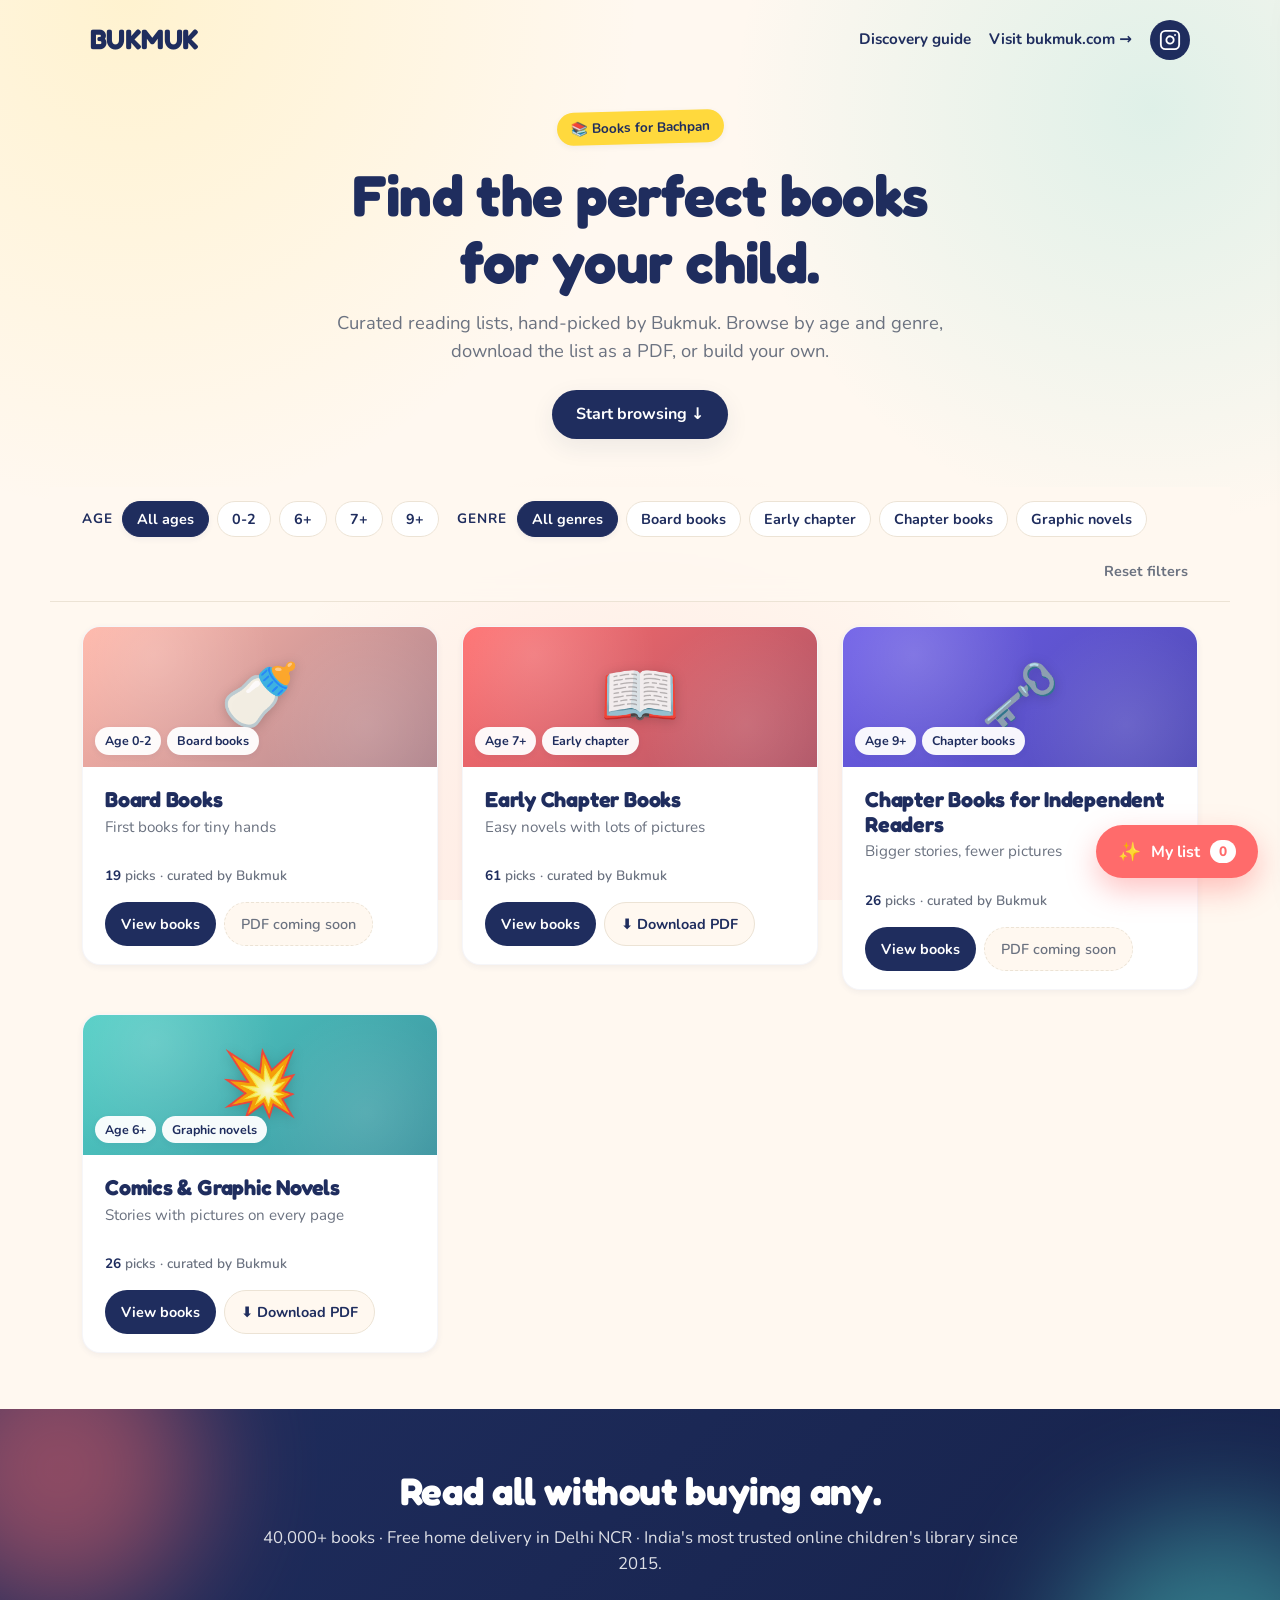
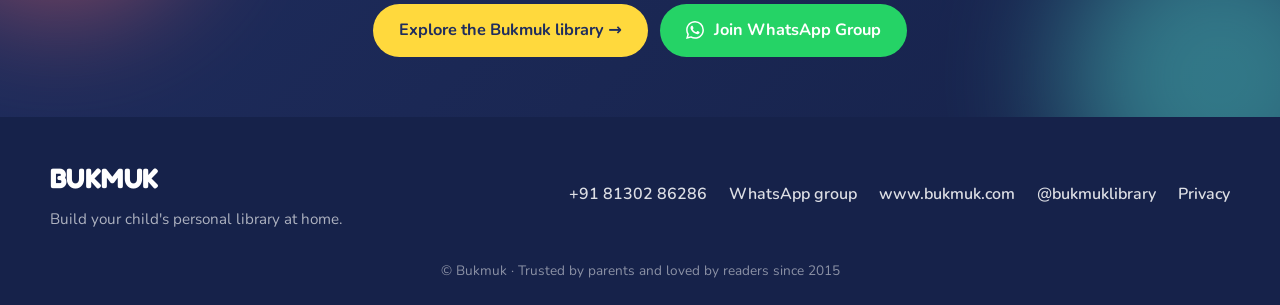
<file: index.html>
<!DOCTYPE html>
<html lang="en">
<head>
  <meta charset="UTF-8" />
  <meta name="viewport" content="width=device-width, initial-scale=1.0" />
  <title>Bukmuk Book Recommendations — Curated reading lists for every age</title>
  <meta name="description" content="Curated, age-wise and genre-wise book recommendations for kids by Bukmuk — India's most trusted children's library since 2015." />
  <link rel="icon" type="image/png" href="https://www.bukmuk.com/assets/bukmuk-favicon.png" />

  <meta property="og:type" content="website" />
  <meta property="og:site_name" content="Bukmuk" />
  <meta property="og:title" content="Bukmuk Book Recommendations — Curated reading lists for every age" />
  <meta property="og:description" content="Curated, age-wise and genre-wise book recommendations for kids by Bukmuk — India's most trusted children's library since 2015." />
  <meta property="og:url" content="https://bukmuk-booklist.abhinav-girotra.workers.dev/" />
  <meta property="og:image" content="https://www.bukmuk.com/assets/darklogo.png" />
  <meta property="og:image:alt" content="Bukmuk — Books for Bachpan" />
  <meta name="twitter:card" content="summary_large_image" />
  <meta name="twitter:title" content="Bukmuk Book Recommendations" />
  <meta name="twitter:description" content="Curated, age-wise and genre-wise book recommendations for kids by Bukmuk." />
  <meta name="twitter:image" content="https://www.bukmuk.com/assets/darklogo.png" />

  <link rel="preconnect" href="https://fonts.googleapis.com" />
  <link rel="preconnect" href="https://fonts.gstatic.com" crossorigin />
  <link href="https://fonts.googleapis.com/css2?family=Fredoka:wght@500;600;700&family=Nunito:wght@400;600;700&display=swap" rel="stylesheet" />

  <link rel="stylesheet" href="styles.css" />
</head>
<body>

  <header class="site-header">
    <a class="brand" href="https://www.bukmuk.com" target="_blank" rel="noopener">
      <img src="https://www.bukmuk.com/assets/darklogo.png" alt="Bukmuk" class="brand-logo"
           onerror="this.replaceWith(Object.assign(document.createElement('span'),{className:'brand-wordmark',textContent:'BUKMUK'}))" />
    </a>
    <nav class="nav-links">
      <a href="discovery-guide.html">Discovery guide</a>
      <a href="https://www.bukmuk.com" target="_blank" rel="noopener">Visit bukmuk.com →</a>
      <a class="ig-link" href="https://instagram.com/bukmuklibrary" target="_blank" rel="noopener" aria-label="Bukmuk on Instagram">
        <svg width="22" height="22" viewBox="0 0 24 24" fill="none" stroke="currentColor" stroke-width="2" stroke-linecap="round" stroke-linejoin="round" aria-hidden="true">
          <rect x="2" y="2" width="20" height="20" rx="5"/><path d="M16 11.37A4 4 0 1 1 12.63 8 4 4 0 0 1 16 11.37z"/><line x1="17.5" y1="6.5" x2="17.51" y2="6.5"/>
        </svg>
      </a>
    </nav>
  </header>

  <section class="hero">
    <p class="hero-eyebrow">📚 Books for Bachpan</p>
    <h1>Find the perfect books<br/>for your child.</h1>
    <p class="hero-sub">Curated reading lists, hand-picked by Bukmuk. Browse by age and genre, download the list as a PDF, or build your own.</p>
    <a class="hero-scroll" href="#lists" aria-label="Browse lists">Start browsing ↓</a>
  </section>

  <section class="filters" id="filters" aria-label="Filter book lists">
    <div class="filter-row">
      <span class="filter-label">Age</span>
      <div class="chip-group" id="ageChips" role="group" aria-label="Filter by age"></div>
    </div>
    <div class="filter-row">
      <span class="filter-label">Genre</span>
      <div class="chip-group" id="genreChips" role="group" aria-label="Filter by genre"></div>
    </div>
    <button class="reset-btn" id="resetBtn" type="button">Reset filters</button>
  </section>

  <main id="lists" class="lists-grid" aria-live="polite"></main>

  <p class="empty-state" id="emptyState" hidden>No lists match those filters yet. Try resetting.</p>

  <section class="cta-band">
    <div class="cta-inner">
      <h2>Read all without buying any.</h2>
      <p>40,000+ books · Free home delivery in Delhi NCR · India's most trusted online children's library since 2015.</p>
      <div class="cta-btns">
        <a class="btn btn-primary btn-lg" href="https://www.bukmuk.com" target="_blank" rel="noopener">Explore the Bukmuk library →</a>
        <a class="btn btn-whatsapp btn-lg" href="https://chat.whatsapp.com/JYBs3RZvRA2Ci1cueIZ1Uf" target="_blank" rel="noopener" aria-label="Join the Bukmuk WhatsApp group">
          <svg width="18" height="18" viewBox="0 0 24 24" fill="currentColor" aria-hidden="true"><path d="M17.472 14.382c-.297-.149-1.758-.867-2.03-.967-.273-.099-.471-.148-.67.15-.197.297-.767.967-.94 1.164-.173.198-.347.223-.644.075-.297-.15-1.255-.463-2.39-1.475-.883-.788-1.48-1.761-1.653-2.059-.173-.297-.018-.458.13-.606.134-.133.298-.347.446-.52.149-.174.198-.298.298-.497.099-.198.05-.371-.025-.52-.075-.149-.669-1.612-.916-2.207-.242-.579-.487-.5-.669-.51-.173-.008-.371-.01-.57-.01-.198 0-.52.074-.792.372-.272.297-1.04 1.016-1.04 2.479 0 1.462 1.065 2.875 1.213 3.074.149.198 2.096 3.2 5.077 4.487.709.306 1.262.489 1.694.625.712.227 1.36.195 1.871.118.571-.085 1.758-.719 2.006-1.413.248-.694.248-1.289.173-1.413-.074-.124-.272-.198-.57-.347zM12.04 21.785h-.004a9.87 9.87 0 0 1-5.031-1.378l-.361-.214-3.741.982.998-3.648-.235-.374a9.86 9.86 0 0 1-1.51-5.26c.001-5.45 4.436-9.884 9.889-9.884 2.64 0 5.122 1.03 6.988 2.898a9.825 9.825 0 0 1 2.893 6.994c-.003 5.45-4.437 9.884-9.886 9.884zm8.413-18.297A11.815 11.815 0 0 0 12.05 0C5.495 0 .16 5.335.157 11.892c0 2.096.547 4.142 1.588 5.945L.057 24l6.305-1.654a11.882 11.882 0 0 0 5.683 1.448h.005c6.554 0 11.89-5.335 11.893-11.893a11.821 11.821 0 0 0-3.49-8.413z"/></svg>
          Join WhatsApp Group
        </a>
      </div>
    </div>
  </section>

  <footer class="site-footer">
    <div class="footer-inner">
      <div class="footer-brand">
        <img src="https://www.bukmuk.com/assets/darklogo.png" alt="Bukmuk" class="footer-logo"
             onerror="this.replaceWith(Object.assign(document.createElement('span'),{className:'brand-wordmark footer-wordmark',textContent:'BUKMUK'}))" />
        <p class="footer-tag">Build your child's personal library at home.</p>
      </div>
      <div class="footer-links">
        <a href="tel:+918130286286">+91 81302 86286</a>
        <a href="https://chat.whatsapp.com/JYBs3RZvRA2Ci1cueIZ1Uf" target="_blank" rel="noopener">WhatsApp group</a>
        <a href="https://www.bukmuk.com" target="_blank" rel="noopener">www.bukmuk.com</a>
        <a href="https://instagram.com/bukmuklibrary" target="_blank" rel="noopener">@bukmuklibrary</a>
        <a href="privacy.html">Privacy</a>
      </div>
    </div>
    <p class="copyright">© Bukmuk · Trusted by parents and loved by readers since 2015</p>
  </footer>

  <button id="builderFab" class="builder-fab" type="button" hidden>
    <span class="fab-emoji">✨</span>
    <span>My list</span>
    <span class="fab-count" id="fabCount">0</span>
  </button>

  <aside id="builderDrawer" class="builder-drawer" aria-hidden="true">
    <div class="drawer-head">
      <h2>Your reading list</h2>
      <button class="drawer-close" id="drawerClose" type="button" aria-label="Close">×</button>
    </div>
    <div class="drawer-body">
      <label class="drawer-label" for="childName">For whom? (optional)</label>
      <input id="childName" type="text" placeholder="e.g. Aanya's reading list" maxlength="60" />
      <p class="drawer-fine">Used only as the PDF title — not stored anywhere.</p>

      <div class="consent-card" id="consentCard">
        <div class="consent-head">
          <span class="consent-emoji">✨</span>
          <strong>Get monthly reading lists on WhatsApp</strong>
        </div>
        <p class="consent-sub">Bukmuk curates new books every month. Never spam.</p>
        <input id="leadPhone" type="tel" inputmode="tel" placeholder="WhatsApp number (e.g. +91 98xxxxxxxx)" maxlength="20" autocomplete="tel" />
        <label class="consent-check">
          <input type="checkbox" id="leadConsent" />
          <span>Yes, send me Bukmuk's monthly reading lists. I'm a parent/guardian, 18+.</span>
        </label>
        <p class="consent-fine">
          We use this only to send curated reading lists and library updates. See our <a href="privacy.html" target="_blank" rel="noopener">Privacy Policy</a>. Unsubscribe anytime.
        </p>
        <p class="consent-status" id="consentStatus" hidden></p>
      </div>

      <div class="drawer-list" id="drawerList"></div>
      <p class="drawer-empty" id="drawerEmpty">Tick books inside any list to start building.</p>
    </div>
    <div class="drawer-foot">
      <button class="btn btn-ghost" id="clearListBtn" type="button">Clear all</button>
      <button class="btn btn-primary" id="downloadListBtn" type="button" disabled>Download PDF</button>
    </div>
  </aside>

  <div id="drawerScrim" class="drawer-scrim" hidden></div>

  <div id="pdfTemplate" class="pdf-template" aria-hidden="true"></div>

  <script src="app.js" defer></script>
</body>
</html>
</file>
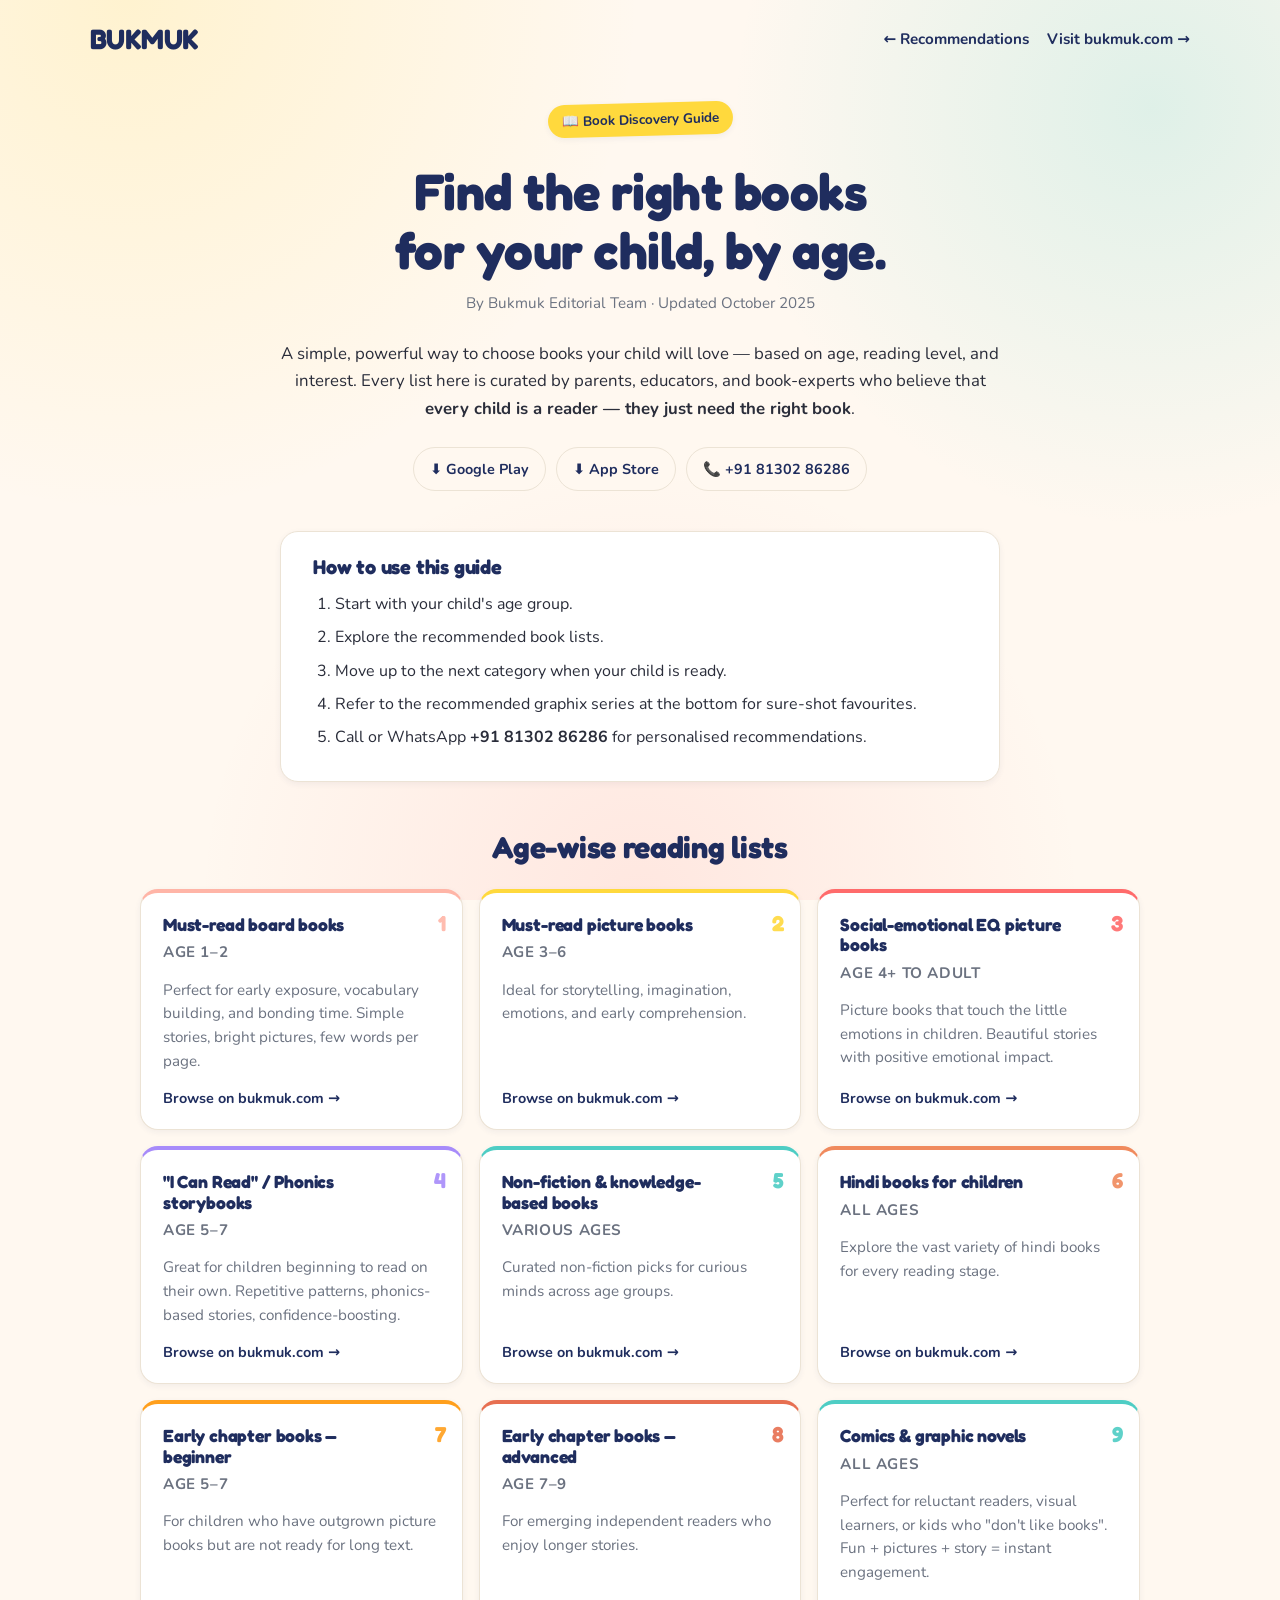
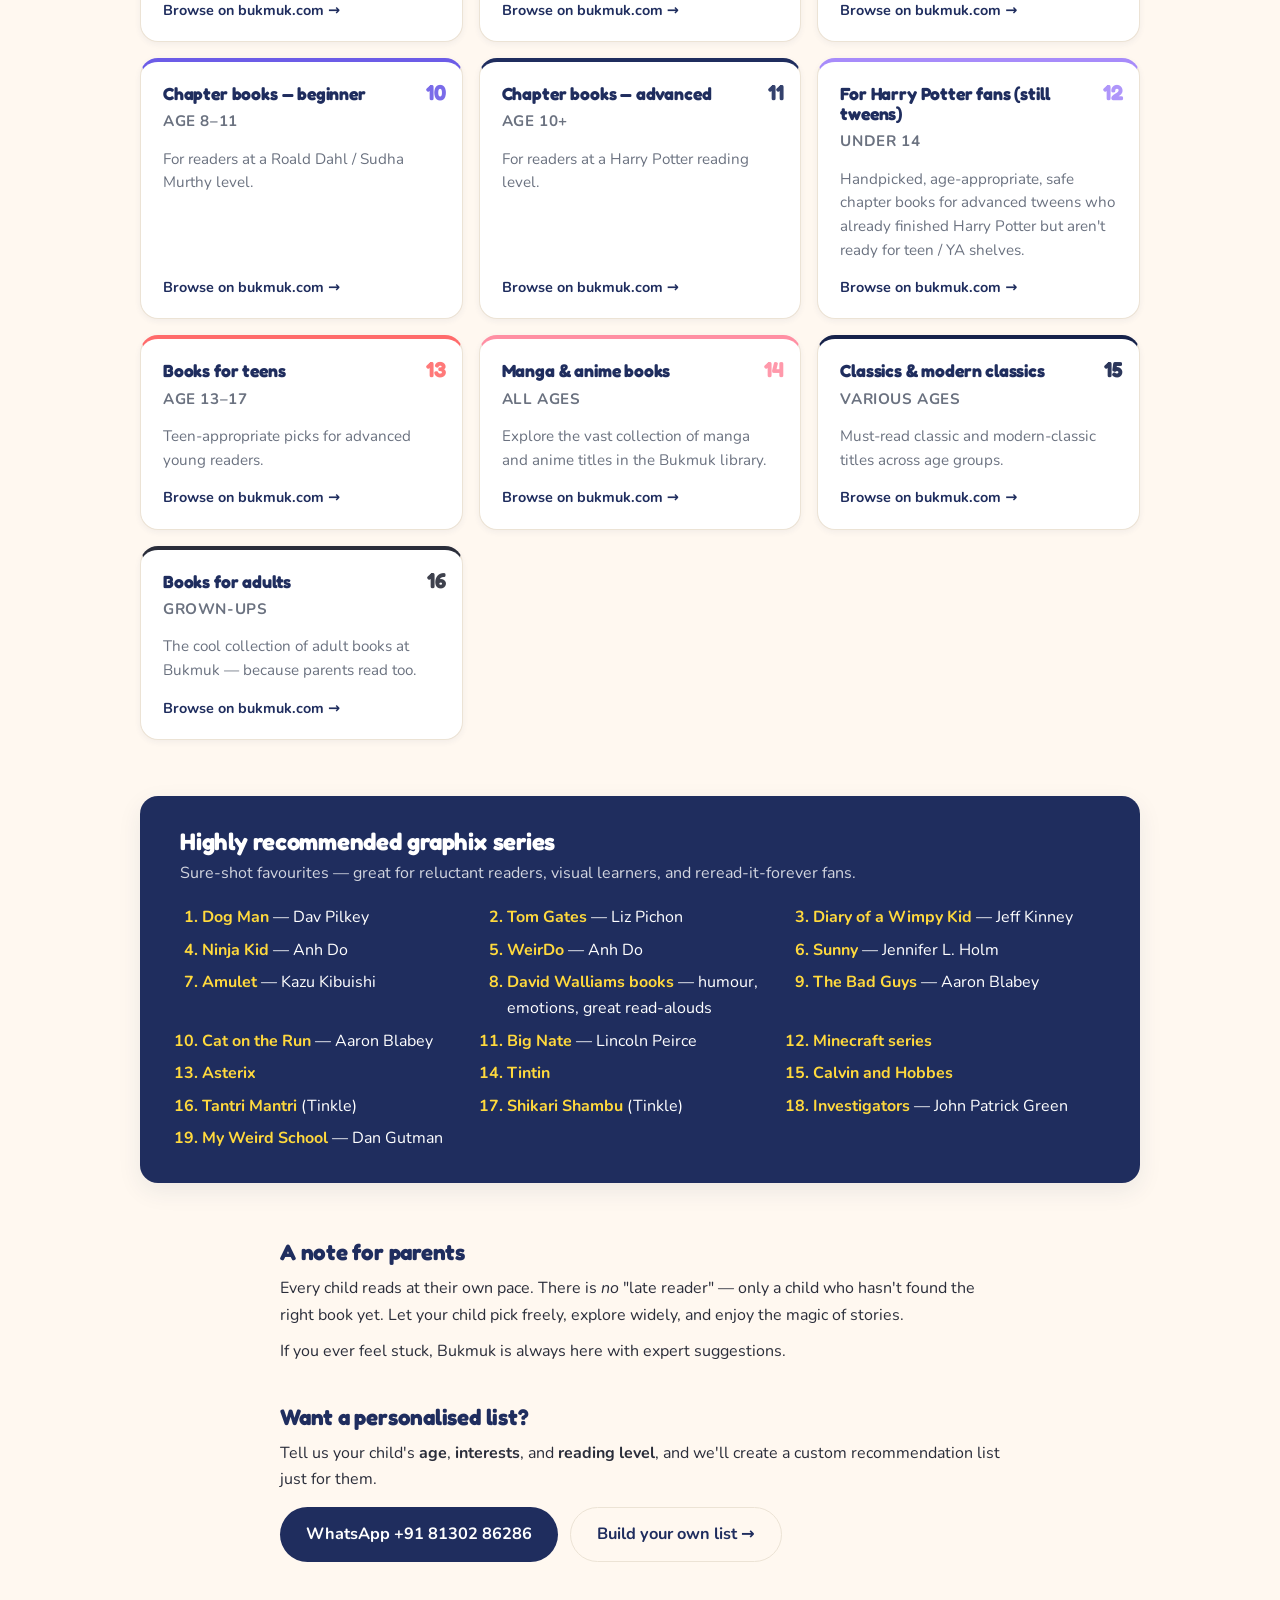
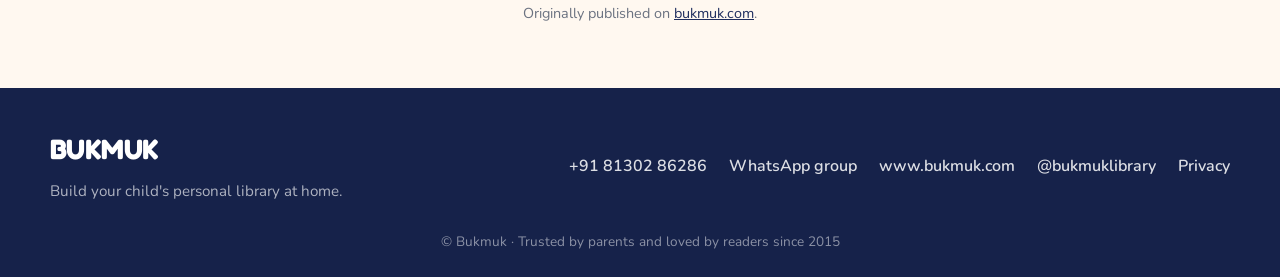
<file: discovery-guide.html>
<!DOCTYPE html>
<html lang="en">
<head>
  <meta charset="UTF-8" />
  <meta name="viewport" content="width=device-width, initial-scale=1.0" />
  <title>Book Discovery Guide — Bukmuk Recommendations by Age</title>
  <meta name="description" content="A simple, age-wise guide to choosing the right books for your child — curated by Bukmuk, India's most trusted children's library since 2015." />
  <link rel="icon" type="image/png" href="https://www.bukmuk.com/assets/bukmuk-favicon.png" />

  <meta property="og:type" content="article" />
  <meta property="og:site_name" content="Bukmuk" />
  <meta property="og:title" content="Bukmuk Book Discovery Guide — Find the right books, by age" />
  <meta property="og:description" content="A simple, age-wise guide to choosing the right books for your child — curated by Bukmuk." />
  <meta property="og:image" content="https://iweb-deployment.s3.amazonaws.com/bukmuk//b398a0c6-3442-48d6-a469-ed0dfde21d4c/61f9c67b-993c-4122-be11-5e1ff9b7c0f2.png" />
  <meta property="og:image:alt" content="Bukmuk Book Discovery Guide" />
  <meta name="twitter:card" content="summary_large_image" />
  <meta name="twitter:title" content="Bukmuk Book Discovery Guide" />
  <meta name="twitter:description" content="An age-wise guide to choosing the right books for your child." />
  <meta name="twitter:image" content="https://iweb-deployment.s3.amazonaws.com/bukmuk//b398a0c6-3442-48d6-a469-ed0dfde21d4c/61f9c67b-993c-4122-be11-5e1ff9b7c0f2.png" />

  <link rel="preconnect" href="https://fonts.googleapis.com" />
  <link rel="preconnect" href="https://fonts.gstatic.com" crossorigin />
  <link href="https://fonts.googleapis.com/css2?family=Fredoka:wght@500;600;700&family=Nunito:wght@400;600;700&display=swap" rel="stylesheet" />
  <link rel="stylesheet" href="styles.css" />
</head>
<body>

  <header class="site-header">
    <a class="brand" href="index.html">
      <img src="https://www.bukmuk.com/assets/darklogo.png" alt="Bukmuk" class="brand-logo"
           onerror="this.replaceWith(Object.assign(document.createElement('span'),{className:'brand-wordmark',textContent:'BUKMUK'}))" />
    </a>
    <nav class="nav-links">
      <a href="index.html">← Recommendations</a>
      <a href="https://www.bukmuk.com" target="_blank" rel="noopener">Visit bukmuk.com →</a>
    </nav>
  </header>

  <main class="guide-page">
    <p class="hero-eyebrow">📖 Book Discovery Guide</p>
    <h1>Find the right books<br/>for your child, by age.</h1>
    <p class="guide-meta">By Bukmuk Editorial Team · Updated October 2025</p>

    <p class="guide-lead">
      A simple, powerful way to choose books your child will love — based on age, reading
      level, and interest. Every list here is curated by parents, educators, and book-experts
      who believe that <strong>every child is a reader — they just need the right book</strong>.
    </p>

    <div class="guide-applinks">
      <a class="btn btn-soft" href="https://play.google.com/store/apps/details?id=com.bukmuk.app" target="_blank" rel="noopener">⬇ Google Play</a>
      <a class="btn btn-soft" href="https://apps.apple.com/in/app/bukmuk/id6746403393" target="_blank" rel="noopener">⬇ App Store</a>
      <a class="btn btn-soft" href="tel:+918130286286">📞 +91 81302 86286</a>
    </div>

    <section class="guide-howto">
      <h2>How to use this guide</h2>
      <ol>
        <li>Start with your child's age group.</li>
        <li>Explore the recommended book lists.</li>
        <li>Move up to the next category when your child is ready.</li>
        <li>Refer to the recommended graphix series at the bottom for sure-shot favourites.</li>
        <li>Call or WhatsApp <strong>+91 81302 86286</strong> for personalised recommendations.</li>
      </ol>
    </section>

    <h2 class="guide-section-h">Age-wise reading lists</h2>

    <div class="guide-grid">

      <a class="guide-card" href="https://bukmuk.com/bukmuk/browse?tags=Must%20read%20board%20books&page=1&limit=24" target="_blank" rel="noopener" style="--card-accent:#FFB5A7;">
        <div class="guide-num">1</div>
        <h3>Must-read board books</h3>
        <p class="guide-age">Age 1–2</p>
        <p>Perfect for early exposure, vocabulary building, and bonding time. Simple stories, bright pictures, few words per page.</p>
        <span class="guide-cta">Browse on bukmuk.com →</span>
      </a>

      <a class="guide-card" href="https://bukmuk.com/bukmuk/browse?tags=Must%20read%20picture%20books&page=1&limit=24" target="_blank" rel="noopener" style="--card-accent:#FFD93D;">
        <div class="guide-num">2</div>
        <h3>Must-read picture books</h3>
        <p class="guide-age">Age 3–6</p>
        <p>Ideal for storytelling, imagination, emotions, and early comprehension.</p>
        <span class="guide-cta">Browse on bukmuk.com →</span>
      </a>

      <a class="guide-card" href="https://bukmuk.com/bukmuk/browse?genre=Social-emotional%20EQ%20books%20for%20children&page=1&limit=24" target="_blank" rel="noopener" style="--card-accent:#FF6B6B;">
        <div class="guide-num">3</div>
        <h3>Social-emotional EQ picture books</h3>
        <p class="guide-age">Age 4+ to adult</p>
        <p>Picture books that touch the little emotions in children. Beautiful stories with positive emotional impact.</p>
        <span class="guide-cta">Browse on bukmuk.com →</span>
      </a>

      <a class="guide-card" href="https://bukmuk.com/bukmuk/browse?tags=I%20can%20read%2Fphonics%20based%20story%20books&page=1&limit=24" target="_blank" rel="noopener" style="--card-accent:#A78BFA;">
        <div class="guide-num">4</div>
        <h3>"I Can Read" / Phonics storybooks</h3>
        <p class="guide-age">Age 5–7</p>
        <p>Great for children beginning to read on their own. Repetitive patterns, phonics-based stories, confidence-boosting.</p>
        <span class="guide-cta">Browse on bukmuk.com →</span>
      </a>

      <a class="guide-card" href="https://bukmuk.com/bukmuk/browse?tags=Knowledge%20based%20children%20books&page=1&limit=24" target="_blank" rel="noopener" style="--card-accent:#4ECDC4;">
        <div class="guide-num">5</div>
        <h3>Non-fiction & knowledge-based books</h3>
        <p class="guide-age">Various ages</p>
        <p>Curated non-fiction picks for curious minds across age groups.</p>
        <span class="guide-cta">Browse on bukmuk.com →</span>
      </a>

      <a class="guide-card" href="https://bukmuk.com/bukmuk/browse?tags=Hindi%20books&page=1&limit=24" target="_blank" rel="noopener" style="--card-accent:#F08A5D;">
        <div class="guide-num">6</div>
        <h3>Hindi books for children</h3>
        <p class="guide-age">All ages</p>
        <p>Explore the vast variety of hindi books for every reading stage.</p>
        <span class="guide-cta">Browse on bukmuk.com →</span>
      </a>

      <a class="guide-card" href="https://bukmuk.com/bukmuk/browse?genre=Early%20chapter%20books%20(beginner)&page=1&limit=24" target="_blank" rel="noopener" style="--card-accent:#FF9F1C;">
        <div class="guide-num">7</div>
        <h3>Early chapter books — beginner</h3>
        <p class="guide-age">Age 5–7</p>
        <p>For children who have outgrown picture books but are not ready for long text.</p>
        <span class="guide-cta">Browse on bukmuk.com →</span>
      </a>

      <a class="guide-card" href="https://bukmuk.com/bukmuk/browse?genre=Early%20chapter%20books%20(advanced)&page=1&limit=24" target="_blank" rel="noopener" style="--card-accent:#E76F51;">
        <div class="guide-num">8</div>
        <h3>Early chapter books — advanced</h3>
        <p class="guide-age">Age 7–9</p>
        <p>For emerging independent readers who enjoy longer stories.</p>
        <span class="guide-cta">Browse on bukmuk.com →</span>
      </a>

      <a class="guide-card" href="https://bukmuk.com/bukmuk/browse?genre=Comics%2FGraphic%20novels&page=1&limit=24" target="_blank" rel="noopener" style="--card-accent:#4ECDC4;">
        <div class="guide-num">9</div>
        <h3>Comics &amp; graphic novels</h3>
        <p class="guide-age">All ages</p>
        <p>Perfect for reluctant readers, visual learners, or kids who "don't like books". Fun + pictures + story = instant engagement.</p>
        <span class="guide-cta">Browse on bukmuk.com →</span>
      </a>

      <a class="guide-card" href="https://bukmuk.com/bukmuk/browse?genre=Chapter%20books%20(beginner)&page=1&limit=24" target="_blank" rel="noopener" style="--card-accent:#6C5CE7;">
        <div class="guide-num">10</div>
        <h3>Chapter books — beginner</h3>
        <p class="guide-age">Age 8–11</p>
        <p>For readers at a Roald Dahl / Sudha Murthy level.</p>
        <span class="guide-cta">Browse on bukmuk.com →</span>
      </a>

      <a class="guide-card" href="https://bukmuk.com/bukmuk/browse?genre=Chapter%20books%20(advanced)&page=1&limit=24" target="_blank" rel="noopener" style="--card-accent:#1F2D5E;">
        <div class="guide-num">11</div>
        <h3>Chapter books — advanced</h3>
        <p class="guide-age">Age 10+</p>
        <p>For readers at a Harry Potter reading level.</p>
        <span class="guide-cta">Browse on bukmuk.com →</span>
      </a>

      <a class="guide-card" href="https://bukmuk.com/bukmuk/browse?tags=More%20books%20for%20Harry%20potter%20fans&page=1&limit=24" target="_blank" rel="noopener" style="--card-accent:#A78BFA;">
        <div class="guide-num">12</div>
        <h3>For Harry Potter fans (still tweens)</h3>
        <p class="guide-age">Under 14</p>
        <p>Handpicked, age-appropriate, safe chapter books for advanced tweens who already finished Harry Potter but aren't ready for teen / YA shelves.</p>
        <span class="guide-cta">Browse on bukmuk.com →</span>
      </a>

      <a class="guide-card" href="https://bukmuk.com/bukmuk/browse?genre=Teens%20(Advanced%20readers)&page=1&limit=24" target="_blank" rel="noopener" style="--card-accent:#FF6B6B;">
        <div class="guide-num">13</div>
        <h3>Books for teens</h3>
        <p class="guide-age">Age 13–17</p>
        <p>Teen-appropriate picks for advanced young readers.</p>
        <span class="guide-cta">Browse on bukmuk.com →</span>
      </a>

      <a class="guide-card" href="https://bukmuk.com/bukmuk/browse?genre=Manga%2FAnime&page=1&limit=24" target="_blank" rel="noopener" style="--card-accent:#FF8FA3;">
        <div class="guide-num">14</div>
        <h3>Manga &amp; anime books</h3>
        <p class="guide-age">All ages</p>
        <p>Explore the vast collection of manga and anime titles in the Bukmuk library.</p>
        <span class="guide-cta">Browse on bukmuk.com →</span>
      </a>

      <a class="guide-card" href="https://bukmuk.com/bukmuk/browse?genre=Classics%2FModern%20classics&page=1&limit=24" target="_blank" rel="noopener" style="--card-accent:#16224A;">
        <div class="guide-num">15</div>
        <h3>Classics &amp; modern classics</h3>
        <p class="guide-age">Various ages</p>
        <p>Must-read classic and modern-classic titles across age groups.</p>
        <span class="guide-cta">Browse on bukmuk.com →</span>
      </a>

      <a class="guide-card" href="https://bukmuk.com/bukmuk/browse?category=Adults&page=1&limit=24" target="_blank" rel="noopener" style="--card-accent:#2A2D3A;">
        <div class="guide-num">16</div>
        <h3>Books for adults</h3>
        <p class="guide-age">Grown-ups</p>
        <p>The cool collection of adult books at Bukmuk — because parents read too.</p>
        <span class="guide-cta">Browse on bukmuk.com →</span>
      </a>

    </div>

    <section class="guide-graphix">
      <h2>Highly recommended graphix series</h2>
      <p class="guide-graphix-sub">Sure-shot favourites — great for reluctant readers, visual learners, and reread-it-forever fans.</p>
      <ol class="guide-graphix-list">
        <li><strong>Dog Man</strong> — Dav Pilkey</li>
        <li><strong>Tom Gates</strong> — Liz Pichon</li>
        <li><strong>Diary of a Wimpy Kid</strong> — Jeff Kinney</li>
        <li><strong>Ninja Kid</strong> — Anh Do</li>
        <li><strong>WeirDo</strong> — Anh Do</li>
        <li><strong>Sunny</strong> — Jennifer L. Holm</li>
        <li><strong>Amulet</strong> — Kazu Kibuishi</li>
        <li><strong>David Walliams books</strong> — humour, emotions, great read-alouds</li>
        <li><strong>The Bad Guys</strong> — Aaron Blabey</li>
        <li><strong>Cat on the Run</strong> — Aaron Blabey</li>
        <li><strong>Big Nate</strong> — Lincoln Peirce</li>
        <li><strong>Minecraft series</strong></li>
        <li><strong>Asterix</strong></li>
        <li><strong>Tintin</strong></li>
        <li><strong>Calvin and Hobbes</strong></li>
        <li><strong>Tantri Mantri</strong> (Tinkle)</li>
        <li><strong>Shikari Shambu</strong> (Tinkle)</li>
        <li><strong>Investigators</strong> — John Patrick Green</li>
        <li><strong>My Weird School</strong> — Dan Gutman</li>
      </ol>
    </section>

    <section class="guide-note">
      <h2>A note for parents</h2>
      <p>Every child reads at their own pace. There is <em>no</em> "late reader" — only a child who hasn't found the right book yet. Let your child pick freely, explore widely, and enjoy the magic of stories.</p>
      <p>If you ever feel stuck, Bukmuk is always here with expert suggestions.</p>
    </section>

    <section class="guide-personal">
      <h2>Want a personalised list?</h2>
      <p>Tell us your child's <strong>age</strong>, <strong>interests</strong>, and <strong>reading level</strong>, and we'll create a custom recommendation list just for them.</p>
      <div class="guide-personal-cta">
        <a class="btn btn-primary btn-lg" href="https://wa.me/918130286286" target="_blank" rel="noopener">WhatsApp +91 81302 86286</a>
        <a class="btn btn-soft btn-lg" href="index.html">Build your own list →</a>
      </div>
    </section>

    <p class="guide-source">
      Originally published on <a href="https://bukmuk.com/bukmuk/blog-detail?id=7d1a24e7-95cc-437c-8774-6929f377d6ea" target="_blank" rel="noopener">bukmuk.com</a>.
    </p>
  </main>

  <footer class="site-footer">
    <div class="footer-inner">
      <div class="footer-brand">
        <img src="https://www.bukmuk.com/assets/darklogo.png" alt="Bukmuk" class="footer-logo"
             onerror="this.replaceWith(Object.assign(document.createElement('span'),{className:'brand-wordmark footer-wordmark',textContent:'BUKMUK'}))" />
        <p class="footer-tag">Build your child's personal library at home.</p>
      </div>
      <div class="footer-links">
        <a href="tel:+918130286286">+91 81302 86286</a>
        <a href="https://chat.whatsapp.com/JYBs3RZvRA2Ci1cueIZ1Uf" target="_blank" rel="noopener">WhatsApp group</a>
        <a href="https://www.bukmuk.com" target="_blank" rel="noopener">www.bukmuk.com</a>
        <a href="https://instagram.com/bukmuklibrary" target="_blank" rel="noopener">@bukmuklibrary</a>
        <a href="privacy.html">Privacy</a>
      </div>
    </div>
    <p class="copyright">© Bukmuk · Trusted by parents and loved by readers since 2015</p>
  </footer>

</body>
</html>
</file>
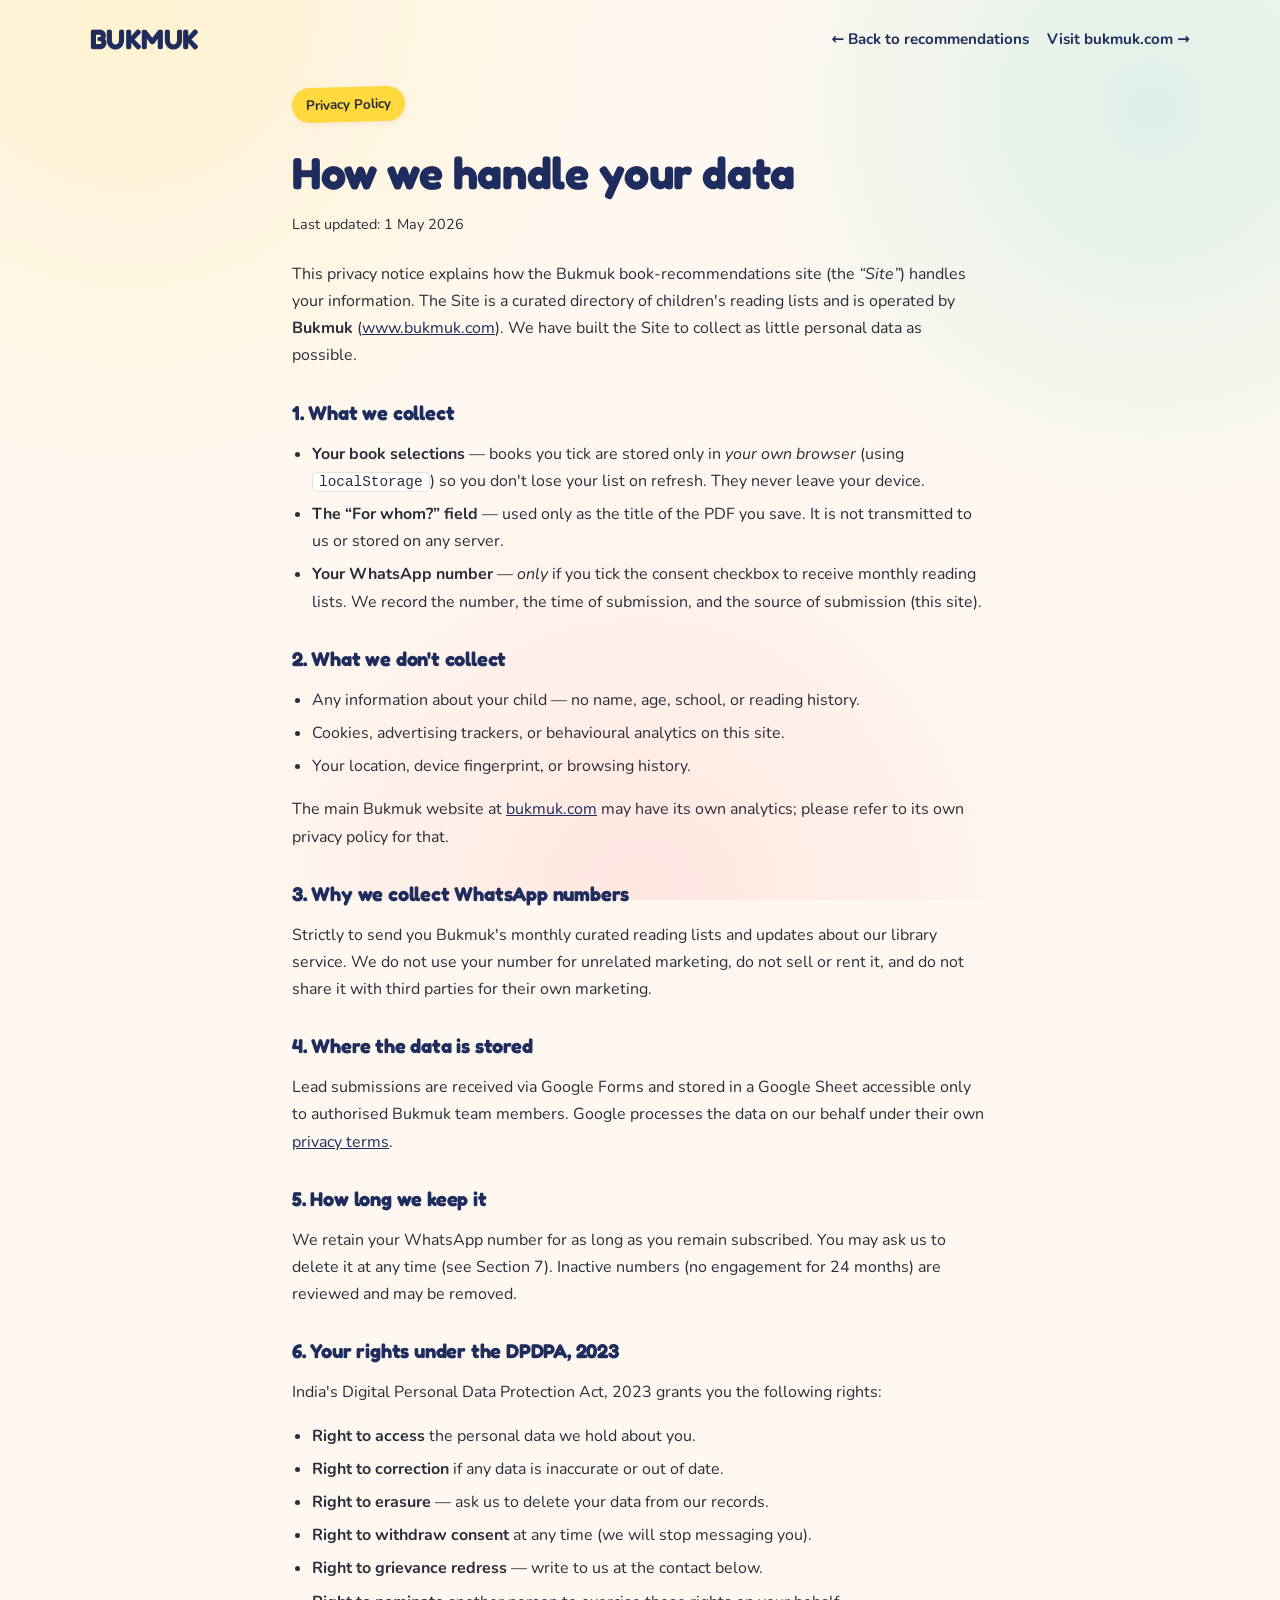
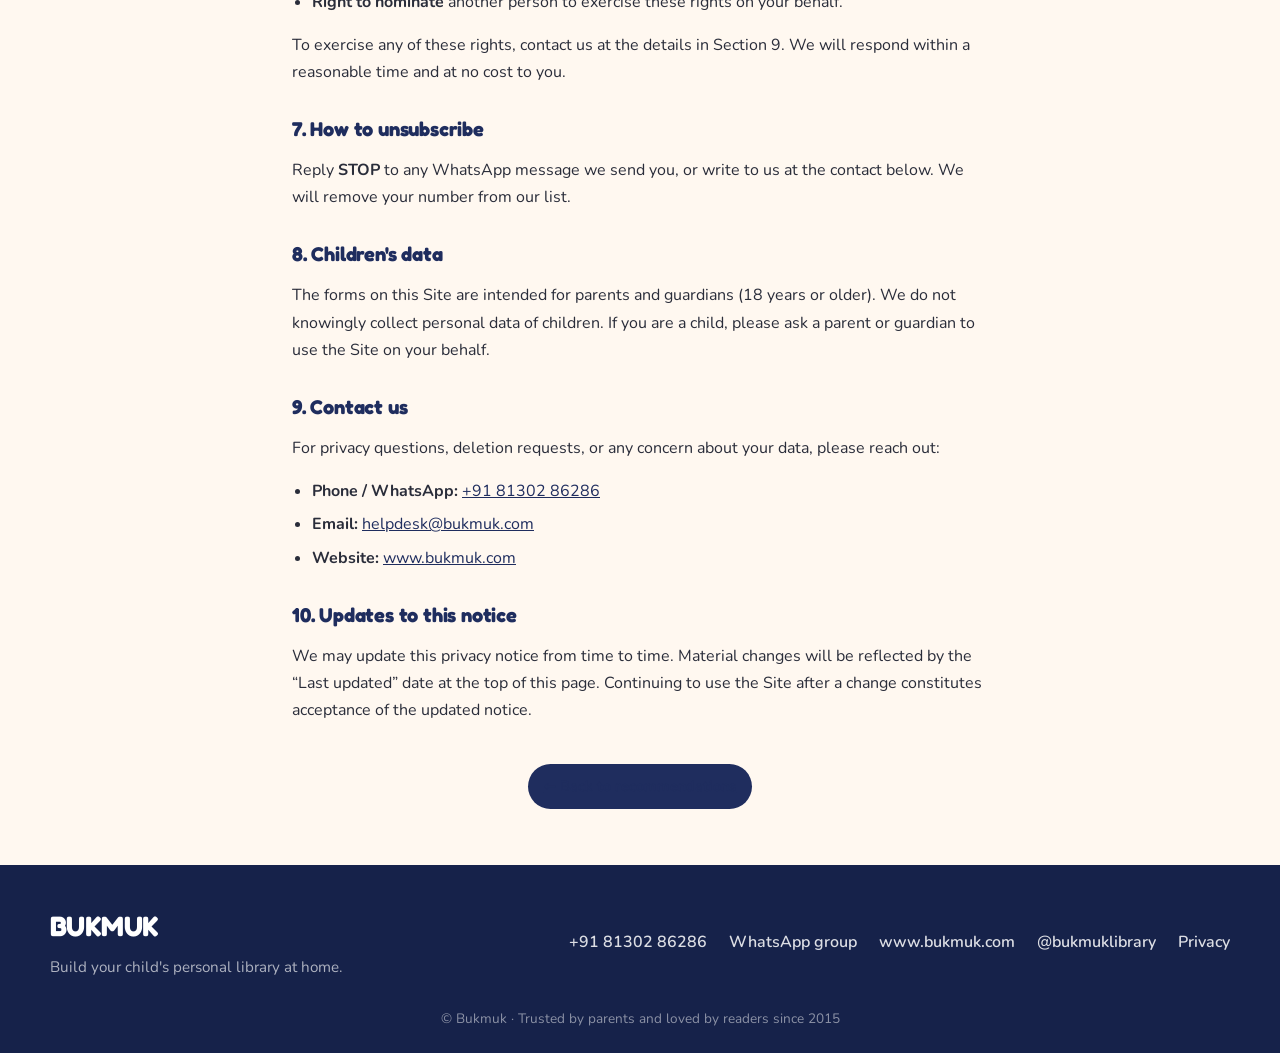
<file: privacy.html>
<!DOCTYPE html>
<html lang="en">
<head>
  <meta charset="UTF-8" />
  <meta name="viewport" content="width=device-width, initial-scale=1.0" />
  <title>Privacy Policy — Bukmuk Book Recommendations</title>
  <link rel="icon" type="image/png" href="https://www.bukmuk.com/assets/bukmuk-favicon.png" />
  <link rel="preconnect" href="https://fonts.googleapis.com" />
  <link rel="preconnect" href="https://fonts.gstatic.com" crossorigin />
  <link href="https://fonts.googleapis.com/css2?family=Fredoka:wght@500;600;700&family=Nunito:wght@400;600;700&display=swap" rel="stylesheet" />
  <link rel="stylesheet" href="styles.css" />
</head>
<body>

  <header class="site-header">
    <a class="brand" href="index.html">
      <img src="https://www.bukmuk.com/assets/darklogo.png" alt="Bukmuk" class="brand-logo"
           onerror="this.replaceWith(Object.assign(document.createElement('span'),{className:'brand-wordmark',textContent:'BUKMUK'}))" />
    </a>
    <nav class="nav-links">
      <a href="index.html">← Back to recommendations</a>
      <a href="https://www.bukmuk.com" target="_blank" rel="noopener">Visit bukmuk.com →</a>
    </nav>
  </header>

  <main class="legal-page">
    <p class="hero-eyebrow">Privacy Policy</p>
    <h1>How we handle your data</h1>
    <p class="legal-meta">Last updated: 1 May 2026</p>

    <p>
      This privacy notice explains how the Bukmuk book-recommendations site (the <em>“Site”</em>) handles your information.
      The Site is a curated directory of children's reading lists and is operated by <strong>Bukmuk</strong>
      (<a href="https://www.bukmuk.com" target="_blank" rel="noopener">www.bukmuk.com</a>).
      We have built the Site to collect as little personal data as possible.
    </p>

    <h2>1. What we collect</h2>
    <ul>
      <li>
        <strong>Your book selections</strong> — books you tick are stored only in <em>your own browser</em>
        (using <code>localStorage</code>) so you don't lose your list on refresh. They never leave your device.
      </li>
      <li>
        <strong>The “For whom?” field</strong> — used only as the title of the PDF you save.
        It is not transmitted to us or stored on any server.
      </li>
      <li>
        <strong>Your WhatsApp number</strong> — <em>only</em> if you tick the consent checkbox to receive
        monthly reading lists. We record the number, the time of submission, and the source of submission
        (this site).
      </li>
    </ul>

    <h2>2. What we don't collect</h2>
    <ul>
      <li>Any information about your child — no name, age, school, or reading history.</li>
      <li>Cookies, advertising trackers, or behavioural analytics on this site.</li>
      <li>Your location, device fingerprint, or browsing history.</li>
    </ul>
    <p>
      The main Bukmuk website at <a href="https://www.bukmuk.com" target="_blank" rel="noopener">bukmuk.com</a>
      may have its own analytics; please refer to its own privacy policy for that.
    </p>

    <h2>3. Why we collect WhatsApp numbers</h2>
    <p>
      Strictly to send you Bukmuk's monthly curated reading lists and updates about our library service.
      We do not use your number for unrelated marketing, do not sell or rent it, and do not share it with
      third parties for their own marketing.
    </p>

    <h2>4. Where the data is stored</h2>
    <p>
      Lead submissions are received via Google Forms and stored in a Google Sheet accessible only to
      authorised Bukmuk team members. Google processes the data on our behalf under their own
      <a href="https://policies.google.com/privacy" target="_blank" rel="noopener">privacy terms</a>.
    </p>

    <h2>5. How long we keep it</h2>
    <p>
      We retain your WhatsApp number for as long as you remain subscribed. You may ask us to delete it at
      any time (see Section 7). Inactive numbers (no engagement for 24 months) are reviewed and may be
      removed.
    </p>

    <h2>6. Your rights under the DPDPA, 2023</h2>
    <p>India's Digital Personal Data Protection Act, 2023 grants you the following rights:</p>
    <ul>
      <li><strong>Right to access</strong> the personal data we hold about you.</li>
      <li><strong>Right to correction</strong> if any data is inaccurate or out of date.</li>
      <li><strong>Right to erasure</strong> — ask us to delete your data from our records.</li>
      <li><strong>Right to withdraw consent</strong> at any time (we will stop messaging you).</li>
      <li><strong>Right to grievance redress</strong> — write to us at the contact below.</li>
      <li><strong>Right to nominate</strong> another person to exercise these rights on your behalf.</li>
    </ul>
    <p>
      To exercise any of these rights, contact us at the details in Section 9. We will respond within
      a reasonable time and at no cost to you.
    </p>

    <h2>7. How to unsubscribe</h2>
    <p>
      Reply <strong>STOP</strong> to any WhatsApp message we send you, or write to us at the contact
      below. We will remove your number from our list.
    </p>

    <h2>8. Children's data</h2>
    <p>
      The forms on this Site are intended for parents and guardians (18 years or older). We do not
      knowingly collect personal data of children. If you are a child, please ask a parent or guardian
      to use the Site on your behalf.
    </p>

    <h2>9. Contact us</h2>
    <p>
      For privacy questions, deletion requests, or any concern about your data, please reach out:
    </p>
    <ul>
      <li><strong>Phone / WhatsApp:</strong> <a href="tel:+918130286286">+91 81302 86286</a></li>
      <li><strong>Email:</strong> <a href="mailto:helpdesk@bukmuk.com">helpdesk@bukmuk.com</a></li>
      <li><strong>Website:</strong> <a href="https://www.bukmuk.com" target="_blank" rel="noopener">www.bukmuk.com</a></li>
    </ul>

    <h2>10. Updates to this notice</h2>
    <p>
      We may update this privacy notice from time to time. Material changes will be reflected by the
      “Last updated” date at the top of this page. Continuing to use the Site after a change constitutes
      acceptance of the updated notice.
    </p>

    <p class="legal-back">
      <a href="index.html" class="btn btn-primary">← Back to recommendations</a>
    </p>
  </main>

  <footer class="site-footer">
    <div class="footer-inner">
      <div class="footer-brand">
        <img src="https://www.bukmuk.com/assets/darklogo.png" alt="Bukmuk" class="footer-logo"
             onerror="this.replaceWith(Object.assign(document.createElement('span'),{className:'brand-wordmark footer-wordmark',textContent:'BUKMUK'}))" />
        <p class="footer-tag">Build your child's personal library at home.</p>
      </div>
      <div class="footer-links">
        <a href="tel:+918130286286">+91 81302 86286</a>
        <a href="https://chat.whatsapp.com/JYBs3RZvRA2Ci1cueIZ1Uf" target="_blank" rel="noopener">WhatsApp group</a>
        <a href="https://www.bukmuk.com" target="_blank" rel="noopener">www.bukmuk.com</a>
        <a href="https://instagram.com/bukmuklibrary" target="_blank" rel="noopener">@bukmuklibrary</a>
        <a href="privacy.html">Privacy</a>
      </div>
    </div>
    <p class="copyright">© Bukmuk · Trusted by parents and loved by readers since 2015</p>
  </footer>

</body>
</html>
</file>
<file: styles.css>
:root {
  --brand-navy: #1F2D5E;
  --brand-navy-deep: #16224A;
  --brand-coral: #FF6B6B;
  --brand-mint: #4ECDC4;
  --brand-sun: #FFD93D;
  --brand-lilac: #A78BFA;
  --bg: #FFF8F0;
  --bg-card: #FFFFFF;
  --text: #2A2D3A;
  --text-muted: #6B7280;
  --border: #ECE3D5;
  --shadow-sm: 0 2px 6px rgba(31, 45, 94, 0.06);
  --shadow-md: 0 8px 24px rgba(31, 45, 94, 0.08);
  --shadow-lg: 0 18px 48px rgba(31, 45, 94, 0.12);
  --radius: 18px;
  --radius-sm: 10px;
  --radius-pill: 999px;
  --maxw: 1180px;
}

* { box-sizing: border-box; }
html, body { margin: 0; padding: 0; }
html { scroll-behavior: smooth; }
body {
  font-family: 'Nunito', system-ui, -apple-system, Segoe UI, Roboto, sans-serif;
  background: var(--bg);
  color: var(--text);
  line-height: 1.55;
  -webkit-font-smoothing: antialiased;
  background-image:
    radial-gradient(circle at 10% 0%, rgba(255, 217, 61, 0.18), transparent 35%),
    radial-gradient(circle at 90% 12%, rgba(78, 205, 196, 0.18), transparent 30%),
    radial-gradient(circle at 50% 100%, rgba(255, 107, 107, 0.12), transparent 40%);
  background-attachment: fixed;
}

h1, h2, h3 {
  font-family: 'Fredoka', 'Nunito', sans-serif;
  color: var(--brand-navy);
  letter-spacing: -0.01em;
  line-height: 1.15;
  margin: 0;
}

a { color: var(--brand-navy); text-decoration: none; }
a:hover { color: var(--brand-coral); }

img { max-width: 100%; display: block; }

/* ===== Header ===== */
.site-header {
  display: flex;
  align-items: center;
  justify-content: space-between;
  gap: 16px;
  padding: 18px clamp(16px, 4vw, 40px);
  max-width: var(--maxw);
  margin: 0 auto;
}
.brand { display: inline-flex; align-items: center; }
.brand-logo { height: 38px; width: auto; }
.brand-wordmark {
  font-family: 'Fredoka', sans-serif;
  font-weight: 700;
  font-size: 28px;
  letter-spacing: -0.02em;
  color: var(--brand-navy);
}
.nav-links { display: flex; align-items: center; gap: 18px; }
.nav-links a {
  font-weight: 700;
  color: var(--brand-navy);
  font-size: 0.95rem;
}
.nav-links a:hover { color: var(--brand-coral); }
.ig-link {
  display: inline-flex;
  align-items: center;
  justify-content: center;
  width: 40px; height: 40px;
  border-radius: 50%;
  background: var(--brand-navy);
  color: #fff !important;
  transition: transform 0.15s ease, background 0.15s ease;
}
.ig-link:hover { background: var(--brand-coral); transform: rotate(-6deg); color: #fff !important; }

/* ===== Hero ===== */
.hero {
  text-align: center;
  padding: 32px clamp(16px, 4vw, 32px) 48px;
  max-width: 880px;
  margin: 0 auto;
}
.hero-eyebrow {
  display: inline-block;
  background: var(--brand-sun);
  color: var(--brand-navy);
  font-weight: 700;
  font-size: 0.85rem;
  padding: 6px 14px;
  border-radius: var(--radius-pill);
  margin: 0 0 18px;
  transform: rotate(-1.5deg);
  box-shadow: var(--shadow-sm);
}
.hero h1 {
  font-size: clamp(2rem, 5.5vw, 3.6rem);
  font-weight: 700;
  margin-bottom: 14px;
}
.hero h1 br { display: block; }
.hero-sub {
  color: var(--text-muted);
  font-size: clamp(1rem, 2vw, 1.15rem);
  max-width: 620px;
  margin: 0 auto 24px;
}
.hero-scroll {
  display: inline-block;
  background: var(--brand-navy);
  color: #fff;
  font-weight: 700;
  padding: 12px 24px;
  border-radius: var(--radius-pill);
  box-shadow: var(--shadow-md);
  transition: transform 0.15s ease, background 0.15s ease;
}
.hero-scroll:hover { background: var(--brand-coral); color: #fff; transform: translateY(-2px); }

/* ===== Filters ===== */
.filters {
  position: sticky;
  top: 0;
  z-index: 30;
  display: flex;
  align-items: center;
  gap: 18px;
  padding: 14px clamp(16px, 4vw, 32px);
  margin: 0 auto 24px;
  max-width: var(--maxw);
  background: rgba(255, 248, 240, 0.92);
  backdrop-filter: saturate(150%) blur(10px);
  -webkit-backdrop-filter: saturate(150%) blur(10px);
  border-bottom: 1px solid var(--border);
  flex-wrap: wrap;
}
.filter-row { display: flex; align-items: center; gap: 10px; flex-wrap: wrap; }
.filter-label {
  font-weight: 700;
  color: var(--brand-navy);
  font-size: 0.85rem;
  text-transform: uppercase;
  letter-spacing: 0.06em;
}
.chip-group { display: flex; gap: 8px; flex-wrap: wrap; }
.chip {
  background: #fff;
  color: var(--brand-navy);
  border: 1.5px solid var(--border);
  border-radius: var(--radius-pill);
  padding: 7px 14px;
  font-family: inherit;
  font-weight: 700;
  font-size: 0.9rem;
  cursor: pointer;
  transition: all 0.15s ease;
}
.chip:hover { border-color: var(--brand-coral); transform: translateY(-1px); }
.chip.active {
  background: var(--brand-navy);
  color: #fff;
  border-color: var(--brand-navy);
  box-shadow: var(--shadow-sm);
}
.reset-btn {
  margin-left: auto;
  background: transparent;
  border: none;
  color: var(--text-muted);
  font-family: inherit;
  font-weight: 700;
  font-size: 0.9rem;
  cursor: pointer;
  padding: 6px 10px;
  border-radius: var(--radius-sm);
}
.reset-btn:hover { color: var(--brand-coral); background: #fff; }

/* ===== Lists grid ===== */
.lists-grid {
  display: grid;
  grid-template-columns: repeat(auto-fill, minmax(320px, 1fr));
  align-items: start;
  gap: 24px;
  padding: 0 clamp(16px, 4vw, 32px) 56px;
  max-width: var(--maxw);
  margin: 0 auto;
}

.list-card {
  background: var(--bg-card);
  border-radius: var(--radius);
  overflow: hidden;
  box-shadow: var(--shadow-sm);
  transition: transform 0.18s ease, box-shadow 0.18s ease;
  display: flex;
  flex-direction: column;
  border: 1px solid rgba(31, 45, 94, 0.04);
}
.list-card:hover {
  transform: translateY(-3px);
  box-shadow: var(--shadow-md);
}
.list-card.expanded { box-shadow: var(--shadow-md); }

.card-cover {
  position: relative;
  height: 140px;
  display: flex;
  align-items: center;
  justify-content: center;
  font-size: 64px;
  color: rgba(255, 255, 255, 0.95);
  background: linear-gradient(135deg, var(--card-accent, var(--brand-coral)) 0%, color-mix(in srgb, var(--card-accent, var(--brand-coral)) 65%, var(--brand-navy)) 100%);
}
.card-cover::after {
  content: '';
  position: absolute;
  inset: 0;
  background-image:
    radial-gradient(circle at 20% 20%, rgba(255,255,255,0.18) 0, transparent 40%),
    radial-gradient(circle at 80% 70%, rgba(255,255,255,0.12) 0, transparent 35%);
  pointer-events: none;
}
.card-cover .cover-icon { position: relative; z-index: 1; filter: drop-shadow(0 2px 6px rgba(0,0,0,0.18)); }

.card-badges {
  position: absolute;
  inset: auto 12px 12px 12px;
  display: flex;
  gap: 6px;
  z-index: 2;
}
.badge {
  background: rgba(255,255,255,0.95);
  color: var(--brand-navy);
  font-size: 0.78rem;
  font-weight: 700;
  padding: 4px 10px;
  border-radius: var(--radius-pill);
  box-shadow: var(--shadow-sm);
}

.card-body { padding: 20px 22px 18px; flex: 1; display: flex; flex-direction: column; }
.card-body h3 {
  font-size: 1.35rem;
  font-weight: 700;
  margin-bottom: 4px;
}
.card-sub {
  color: var(--text-muted);
  font-size: 0.95rem;
  margin: 0 0 12px;
}
.card-stats {
  font-size: 0.85rem;
  color: var(--text-muted);
  font-weight: 600;
  margin-bottom: 16px;
}
.card-stats strong { color: var(--brand-navy); }

.card-actions {
  display: flex;
  gap: 8px;
  flex-wrap: wrap;
  margin-top: auto;
}

.btn {
  font-family: inherit;
  font-weight: 700;
  font-size: 0.9rem;
  padding: 10px 16px;
  border-radius: var(--radius-pill);
  border: none;
  cursor: pointer;
  transition: transform 0.15s ease, background 0.15s ease, color 0.15s ease;
  text-decoration: none;
  display: inline-flex;
  align-items: center;
  justify-content: center;
  gap: 6px;
  white-space: nowrap;
}
.btn:hover { transform: translateY(-1px); }
.btn-primary {
  background: var(--brand-navy);
  color: #fff;
}
.btn-primary:hover { background: var(--brand-coral); color: #fff; }
.btn-primary[disabled] { background: var(--border); color: var(--text-muted); cursor: not-allowed; transform: none; }
.btn-ghost {
  background: transparent;
  color: var(--brand-navy);
  border: 1.5px solid var(--border);
}
.btn-ghost:hover { border-color: var(--brand-coral); color: var(--brand-coral); }
.btn-soft {
  background: var(--bg);
  color: var(--brand-navy);
  border: 1.5px solid var(--border);
}
.btn-soft:hover { background: var(--brand-sun); border-color: var(--brand-sun); color: var(--brand-navy); }
.btn-lg { padding: 14px 26px; font-size: 1.02rem; }
.btn-whatsapp {
  background: #25D366;
  color: #fff;
  display: inline-flex;
  align-items: center;
  gap: 10px;
}
.btn-whatsapp:hover { background: #1FB955; color: #fff; }
.btn-whatsapp svg { flex-shrink: 0; }
.btn-pdf-disabled {
  background: var(--bg);
  color: var(--text-muted);
  border: 1.5px dashed var(--border);
  cursor: not-allowed;
  font-weight: 600;
}
.btn-pdf-disabled:hover { transform: none; }

/* ===== Card book list ===== */
.card-books {
  border-top: 1px solid var(--border);
  padding: 12px 22px 18px;
  animation: cardBooksIn 0.22s ease;
}
@keyframes cardBooksIn {
  from { opacity: 0; transform: translateY(-4px); }
  to { opacity: 1; transform: translateY(0); }
}
.book-row {
  display: flex;
  align-items: center;
  gap: 10px;
  padding: 8px 0;
  border-bottom: 1px dashed var(--border);
}
.book-row:last-child { border-bottom: none; }
.book-info { flex: 1; min-width: 0; }
.book-title {
  font-weight: 700;
  font-size: 0.95rem;
  color: var(--brand-navy);
}
.book-meta {
  font-size: 0.82rem;
  color: var(--text-muted);
  margin-top: 2px;
}
.add-btn {
  background: var(--bg);
  border: 1.5px solid var(--border);
  color: var(--brand-navy);
  border-radius: var(--radius-pill);
  width: 30px;
  height: 30px;
  font-family: inherit;
  font-weight: 700;
  font-size: 1.1rem;
  cursor: pointer;
  transition: all 0.15s ease;
  flex-shrink: 0;
}
.add-btn:hover { border-color: var(--brand-coral); color: var(--brand-coral); }
.add-btn.added {
  background: var(--brand-mint);
  border-color: var(--brand-mint);
  color: var(--brand-navy-deep);
}

.browse-more {
  margin-top: 14px;
  padding: 10px 14px;
  background: var(--bg);
  border-radius: var(--radius-sm);
  font-size: 0.9rem;
  text-align: center;
}
.browse-more a {
  font-weight: 700;
  color: var(--brand-coral);
}
.browse-more a:hover { color: var(--brand-navy); }

.empty-state {
  text-align: center;
  color: var(--text-muted);
  padding: 24px 16px 64px;
}

/* ===== CTA band ===== */
.cta-band {
  background: linear-gradient(135deg, var(--brand-navy) 0%, var(--brand-navy-deep) 100%);
  color: #fff;
  padding: 60px clamp(16px, 4vw, 32px);
  position: relative;
  overflow: hidden;
}
.cta-band::before, .cta-band::after {
  content: '';
  position: absolute;
  border-radius: 50%;
  filter: blur(60px);
  opacity: 0.5;
}
.cta-band::before { width: 280px; height: 280px; background: var(--brand-coral); top: -80px; left: -80px; }
.cta-band::after { width: 320px; height: 320px; background: var(--brand-mint); bottom: -120px; right: -100px; }
.cta-inner {
  position: relative;
  z-index: 1;
  max-width: 760px;
  margin: 0 auto;
  text-align: center;
}
.cta-band h2 {
  color: #fff;
  font-size: clamp(1.6rem, 4vw, 2.4rem);
  margin-bottom: 12px;
}
.cta-band p {
  font-size: 1.05rem;
  color: rgba(255,255,255,0.85);
  margin: 0 0 26px;
}
.cta-btns {
  display: flex;
  gap: 12px;
  justify-content: center;
  flex-wrap: wrap;
}
.cta-band .btn-primary {
  background: var(--brand-sun);
  color: var(--brand-navy);
}
.cta-band .btn-primary:hover { background: #fff; color: var(--brand-coral); }

/* ===== Footer ===== */
.site-footer {
  background: var(--brand-navy-deep);
  color: rgba(255,255,255,0.85);
  padding: 40px clamp(16px, 4vw, 32px) 24px;
}
.footer-inner {
  max-width: var(--maxw);
  margin: 0 auto;
  display: flex;
  justify-content: space-between;
  align-items: center;
  flex-wrap: wrap;
  gap: 24px;
}
.footer-logo { height: 32px; filter: brightness(0) invert(1); opacity: 0.9; }
.footer-wordmark { color: #fff !important; }
.footer-tag {
  margin: 8px 0 0;
  color: rgba(255,255,255,0.65);
  font-size: 0.95rem;
}
.footer-links { display: flex; gap: 22px; flex-wrap: wrap; }
.footer-links a { color: rgba(255,255,255,0.85); font-weight: 600; }
.footer-links a:hover { color: var(--brand-sun); }
.copyright {
  text-align: center;
  margin: 28px 0 0;
  color: rgba(255,255,255,0.5);
  font-size: 0.85rem;
}

/* ===== Builder FAB ===== */
.builder-fab {
  position: fixed;
  bottom: 22px;
  right: 22px;
  background: var(--brand-coral);
  color: #fff;
  border: none;
  border-radius: var(--radius-pill);
  padding: 14px 22px;
  font-family: inherit;
  font-weight: 700;
  font-size: 1rem;
  cursor: pointer;
  box-shadow: 0 12px 30px rgba(255, 107, 107, 0.4);
  display: inline-flex;
  align-items: center;
  gap: 10px;
  z-index: 50;
  transition: transform 0.15s ease;
  animation: fabPop 0.3s ease;
}
.builder-fab:hover { transform: translateY(-3px) scale(1.03); }
.fab-emoji { font-size: 1.15rem; }
.fab-count {
  background: #fff;
  color: var(--brand-coral);
  font-size: 0.85rem;
  padding: 2px 9px;
  border-radius: var(--radius-pill);
  font-weight: 800;
  min-width: 24px;
  text-align: center;
}
@keyframes fabPop { from { transform: scale(0.6); opacity: 0; } to { transform: scale(1); opacity: 1; } }

/* ===== Drawer ===== */
.drawer-scrim {
  position: fixed;
  inset: 0;
  background: rgba(22, 34, 74, 0.4);
  z-index: 60;
  animation: fadeIn 0.2s ease;
}
@keyframes fadeIn { from { opacity: 0 } to { opacity: 1 } }
.builder-drawer {
  position: fixed;
  top: 0;
  right: 0;
  height: 100vh;
  width: min(420px, 92vw);
  background: var(--bg);
  z-index: 70;
  transform: translateX(110%);
  transition: transform 0.28s ease;
  display: flex;
  flex-direction: column;
  box-shadow: -10px 0 40px rgba(0,0,0,0.18);
}
.builder-drawer.open { transform: translateX(0); }
.drawer-head {
  display: flex;
  align-items: center;
  justify-content: space-between;
  padding: 18px 20px;
  border-bottom: 1px solid var(--border);
}
.drawer-head h2 { font-size: 1.3rem; }
.drawer-close {
  background: transparent;
  border: none;
  font-size: 1.8rem;
  color: var(--text-muted);
  cursor: pointer;
  line-height: 1;
  padding: 4px 8px;
}
.drawer-close:hover { color: var(--brand-coral); }

.drawer-body {
  flex: 1;
  overflow-y: auto;
  padding: 18px 20px;
}
.drawer-label {
  display: block;
  font-weight: 700;
  font-size: 0.85rem;
  color: var(--brand-navy);
  text-transform: uppercase;
  letter-spacing: 0.05em;
  margin-bottom: 6px;
}
#childName, #leadPhone {
  width: 100%;
  padding: 12px 14px;
  border: 1.5px solid var(--border);
  border-radius: var(--radius-sm);
  font-family: inherit;
  font-size: 1rem;
  background: #fff;
}
#childName:focus, #leadPhone:focus {
  outline: 2px solid var(--brand-coral);
  border-color: var(--brand-coral);
}
.drawer-fine {
  margin: 4px 2px 18px;
  font-size: 0.78rem;
  color: var(--text-muted);
}

/* ===== Consent / lead capture card ===== */
.consent-card {
  background: linear-gradient(135deg, #FFF6E5 0%, #FFE9D6 100%);
  border: 1.5px solid #FFD9B0;
  border-radius: var(--radius-sm);
  padding: 14px 16px;
  margin-bottom: 22px;
}
.consent-head {
  display: flex;
  align-items: center;
  gap: 8px;
  margin-bottom: 4px;
  color: var(--brand-navy);
  font-size: 0.98rem;
}
.consent-emoji { font-size: 1.05rem; }
.consent-sub {
  margin: 0 0 10px;
  font-size: 0.85rem;
  color: var(--text-muted);
}
.consent-card #leadPhone {
  margin-bottom: 10px;
}
.consent-check {
  display: flex;
  align-items: flex-start;
  gap: 8px;
  font-size: 0.85rem;
  color: var(--brand-navy);
  cursor: pointer;
  line-height: 1.4;
}
.consent-check input[type="checkbox"] {
  margin-top: 3px;
  flex-shrink: 0;
  width: 16px;
  height: 16px;
  accent-color: var(--brand-coral);
  cursor: pointer;
}
.consent-fine {
  margin: 10px 0 0;
  font-size: 0.75rem;
  color: var(--text-muted);
  line-height: 1.5;
}
.consent-fine a { color: var(--brand-navy); text-decoration: underline; }
.consent-fine a:hover { color: var(--brand-coral); }
.consent-status {
  margin: 8px 0 0;
  font-size: 0.82rem;
  font-weight: 700;
}
.consent-status.ok { color: #0F8F6F; }
.consent-status.err { color: var(--brand-coral); }
.consent-card.subscribed {
  background: linear-gradient(135deg, #E8F8F1 0%, #D6F2E5 100%);
  border-color: #9FD9BD;
}

.drawer-list { display: flex; flex-direction: column; gap: 8px; }
.drawer-empty {
  color: var(--text-muted);
  text-align: center;
  padding: 32px 16px;
  font-size: 0.95rem;
}
.drawer-item {
  display: flex;
  align-items: center;
  gap: 10px;
  padding: 10px 12px;
  background: #fff;
  border-radius: var(--radius-sm);
  border: 1px solid var(--border);
}
.drawer-item-info { flex: 1; min-width: 0; }
.drawer-item-title { font-weight: 700; font-size: 0.95rem; }
.drawer-item-meta { font-size: 0.8rem; color: var(--text-muted); }
.drawer-item .remove-btn {
  background: transparent;
  border: none;
  color: var(--text-muted);
  font-size: 1.3rem;
  cursor: pointer;
  padding: 0 6px;
  line-height: 1;
}
.drawer-item .remove-btn:hover { color: var(--brand-coral); }

.drawer-foot {
  border-top: 1px solid var(--border);
  padding: 16px 20px;
  display: flex;
  gap: 10px;
  justify-content: space-between;
  background: #fff;
}
.drawer-foot .btn { flex: 1; }

/* ===== PDF template (only visible during print) ===== */
.pdf-template {
  display: none;
}
@page {
  size: A4;
  margin: 14mm 14mm;
}
@media print {
  html, body {
    background: #fff !important;
    background-image: none !important;
  }
  body > *:not(.pdf-template) { display: none !important; }
  .pdf-template {
    display: block !important;
    color: #1F2D5E;
    font-family: 'Nunito', sans-serif;
  }
  .pdf-page {
    background: #fff !important;
    padding: 0 !important;
    width: 100% !important;
    min-height: 0 !important;
  }
  .pdf-list li { page-break-inside: avoid; }
  .pdf-foot, .pdf-promo { page-break-inside: avoid; }
}
.pdf-page {
  width: 794px;
  min-height: 1000px;
  padding: 48px 56px 56px;
  background: #FFF8F0;
  position: relative;
}
.pdf-head {
  display: flex;
  align-items: center;
  justify-content: space-between;
  border-bottom: 3px solid #1F2D5E;
  padding-bottom: 14px;
  margin-bottom: 28px;
}
.pdf-head .pdf-logo {
  font-family: 'Fredoka', sans-serif;
  font-weight: 700;
  font-size: 32px;
  color: #1F2D5E;
}
.pdf-head .pdf-tag {
  font-size: 13px;
  color: #6B7280;
  text-align: right;
}
.pdf-title {
  font-family: 'Fredoka', sans-serif;
  font-size: 30px;
  color: #1F2D5E;
  margin: 0 0 6px;
}
.pdf-sub {
  color: #6B7280;
  margin: 0 0 26px;
  font-size: 14px;
}
.pdf-list {
  list-style: none;
  padding: 0;
  margin: 0;
}
.pdf-list li {
  padding: 10px 0;
  border-bottom: 1px dashed #ECE3D5;
  font-size: 14px;
  page-break-inside: avoid;
}
.pdf-list li .num {
  display: inline-block;
  width: 22px;
  font-weight: 700;
  color: #FF6B6B;
}
.pdf-foot {
  margin-top: 36px;
  padding-top: 16px;
  border-top: 2px solid #1F2D5E;
  display: flex;
  flex-wrap: wrap;
  justify-content: space-between;
  font-size: 12px;
  color: #1F2D5E;
}
.pdf-foot strong { color: #FF6B6B; }
.pdf-promo {
  margin-top: 14px;
  background: #1F2D5E;
  color: #fff;
  padding: 14px 16px;
  border-radius: 12px;
  font-size: 13px;
  text-align: center;
}
.pdf-promo strong { color: #FFD93D; }

/* ===== Legal page ===== */
.legal-page {
  max-width: 760px;
  margin: 8px auto 56px;
  padding: 0 clamp(20px, 5vw, 32px);
  font-size: 1rem;
  line-height: 1.7;
}
.legal-page h1 {
  font-size: clamp(2rem, 5vw, 2.8rem);
  margin: 6px 0 8px;
}
.legal-page h2 {
  font-size: 1.25rem;
  margin: 32px 0 8px;
  color: var(--brand-navy);
}
.legal-page p, .legal-page li { color: var(--text); }
.legal-page ul { padding-left: 20px; }
.legal-page li { margin-bottom: 6px; }
.legal-page a { text-decoration: underline; color: var(--brand-navy); }
.legal-page a:hover { color: var(--brand-coral); }
.legal-page code {
  background: #fff;
  border: 1px solid var(--border);
  border-radius: 4px;
  padding: 1px 6px;
  font-size: 0.9em;
}
.legal-meta {
  color: var(--text-muted);
  font-size: 0.9rem;
  margin-bottom: 24px;
}
.legal-back { margin-top: 40px; text-align: center; }

/* ===== Discovery guide page ===== */
.guide-page {
  max-width: 1080px;
  margin: 8px auto 64px;
  padding: 0 clamp(20px, 5vw, 40px);
  text-align: center;
}
.guide-page > .hero-eyebrow { margin-top: 16px; }
.guide-page h1 {
  font-size: clamp(2rem, 5vw, 3.2rem);
  margin: 8px 0 12px;
}
.guide-meta {
  color: var(--text-muted);
  font-size: 0.95rem;
  margin: 0 0 24px;
}
.guide-lead {
  max-width: 720px;
  margin: 0 auto 24px;
  color: var(--text);
  font-size: 1.05rem;
  line-height: 1.65;
}
.guide-applinks {
  display: flex;
  flex-wrap: wrap;
  justify-content: center;
  gap: 10px;
  margin: 0 auto 40px;
}
.guide-howto {
  text-align: left;
  max-width: 720px;
  margin: 0 auto 48px;
  background: #fff;
  border: 1px solid var(--border);
  border-radius: var(--radius);
  padding: 24px clamp(20px, 4vw, 32px);
  box-shadow: var(--shadow-sm);
}
.guide-howto h2 { font-size: 1.25rem; margin: 0 0 12px; }
.guide-howto ol { margin: 0; padding-left: 22px; line-height: 1.7; }
.guide-howto li { margin-bottom: 6px; }
.guide-section-h {
  font-size: clamp(1.4rem, 3vw, 1.9rem);
  margin: 8px 0 24px;
}
.guide-grid {
  display: grid;
  grid-template-columns: repeat(auto-fill, minmax(260px, 1fr));
  gap: 16px;
  text-align: left;
  margin-bottom: 56px;
}
.guide-card {
  position: relative;
  display: flex;
  flex-direction: column;
  background: #fff;
  border: 1px solid var(--border);
  border-radius: var(--radius);
  padding: 22px 22px 20px;
  box-shadow: var(--shadow-sm);
  border-top: 4px solid var(--card-accent, var(--brand-coral));
  color: var(--text);
  transition: transform 0.15s ease, box-shadow 0.15s ease, border-color 0.15s ease;
}
.guide-card:hover {
  transform: translateY(-3px);
  box-shadow: var(--shadow-md);
  color: var(--text);
}
.guide-card .guide-num {
  position: absolute;
  top: 14px;
  right: 16px;
  font-family: 'Fredoka', sans-serif;
  font-weight: 700;
  font-size: 1.35rem;
  color: var(--card-accent, var(--brand-coral));
  opacity: 0.9;
}
.guide-card h3 {
  font-size: 1.1rem;
  margin: 0 36px 6px 0;
  color: var(--brand-navy);
}
.guide-age {
  font-size: 0.8rem;
  font-weight: 700;
  letter-spacing: 0.04em;
  text-transform: uppercase;
  color: var(--card-accent, var(--brand-coral));
  margin: 0 0 10px;
}
.guide-card p { margin: 0 0 14px; color: var(--text-muted); font-size: 0.95rem; }
.guide-cta {
  margin-top: auto;
  font-weight: 700;
  font-size: 0.9rem;
  color: var(--brand-navy);
}
.guide-card:hover .guide-cta { color: var(--brand-coral); }

.guide-graphix {
  background: var(--brand-navy);
  color: #fff;
  border-radius: var(--radius);
  padding: 32px clamp(22px, 5vw, 40px);
  margin: 0 auto 56px;
  text-align: left;
  box-shadow: var(--shadow-md);
}
.guide-graphix h2 { color: #fff; font-size: 1.5rem; margin: 0 0 6px; }
.guide-graphix-sub { color: rgba(255,255,255,0.8); margin: 0 0 18px; }
.guide-graphix-list {
  display: grid;
  grid-template-columns: repeat(auto-fill, minmax(220px, 1fr));
  gap: 6px 18px;
  padding-left: 22px;
  margin: 0;
  color: #fff;
  line-height: 1.65;
}
.guide-graphix-list li::marker { color: var(--brand-sun); font-weight: 700; }
.guide-graphix-list strong { color: var(--brand-sun); }

.guide-note, .guide-personal {
  max-width: 720px;
  margin: 0 auto 40px;
  text-align: left;
}
.guide-note h2, .guide-personal h2 {
  font-size: 1.4rem;
  margin: 0 0 10px;
}
.guide-note p, .guide-personal p {
  color: var(--text);
  line-height: 1.65;
  margin: 0 0 10px;
}
.guide-personal-cta {
  display: flex;
  flex-wrap: wrap;
  gap: 12px;
  margin-top: 14px;
}
.guide-source {
  text-align: center;
  color: var(--text-muted);
  font-size: 0.9rem;
  margin: 32px 0 0;
}
.guide-source a { text-decoration: underline; }

/* ===== Responsive ===== */
@media (max-width: 720px) {
  .filters {
    overflow-x: auto;
    flex-wrap: nowrap;
    -webkit-overflow-scrolling: touch;
  }
  .filter-row { flex-wrap: nowrap; }
  .reset-btn { margin-left: 8px; flex-shrink: 0; }
  .hero h1 br { display: none; }
  .builder-fab { bottom: 16px; right: 16px; padding: 12px 18px; }
  .footer-inner { flex-direction: column; align-items: flex-start; }
}
@media (max-width: 480px) {
  .lists-grid { grid-template-columns: 1fr; }
  .nav-links a:not(.ig-link) { display: none; }
}
</file>
